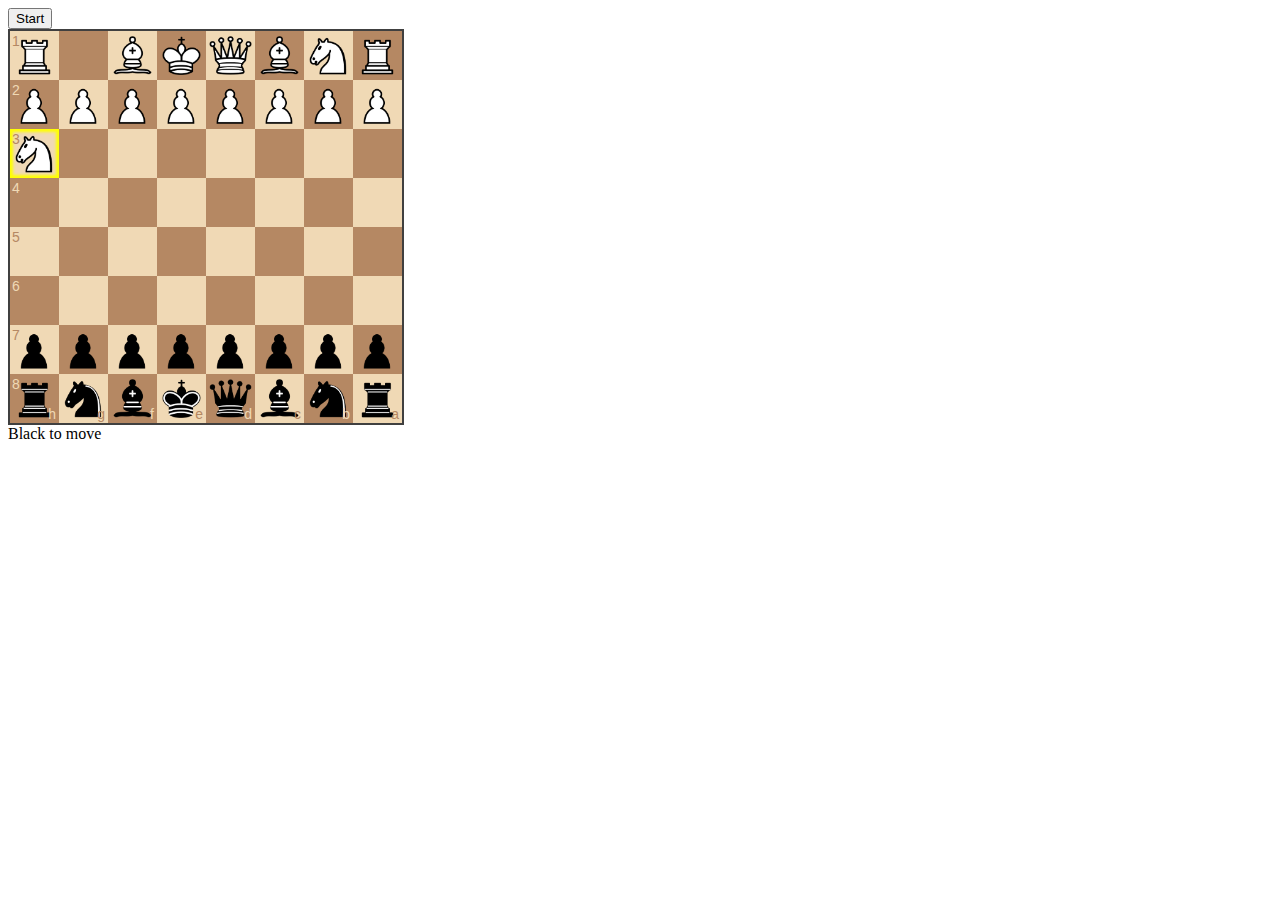
<file: index.html>
<html>
    <head>
        <script src="js/jquery-1.10.1.min.js"></script>
        <script src="js/chessboard-0.3.0.js"></script>
        <script src="js/chess.js"></script>

        <link rel="stylesheet" href="css/chessboard-0.3.0.css" />
        <link rel="stylesheet" href="css/baschess.css" />

        <style type="text/css">
            .highlight-white {
              -webkit-box-shadow: inset 0 0 3px 3px yellow;
              -moz-box-shadow: inset 0 0 3px 3px yellow;
              box-shadow: inset 0 0 3px 3px yellow;  
            }
            .highlight-black {
              -webkit-box-shadow: inset 0 0 3px 3px blue;
              -moz-box-shadow: inset 0 0 3px 3px blue;
              box-shadow: inset 0 0 3px 3px blue;  
            }
        </style>
    </head>

    <body>
        <div id="command">
            <input type="button" id="startbtn" value="Start" onclick="start()"/>
        </div>

        <div id="board" style="width: 400px"></div>

        <div id="status">
            <span id="status1"></span>
        </div>

        <script src="js/moves.js"></script>
        <script src="js/ai.js"></script>
    </body>
</html>
</file>
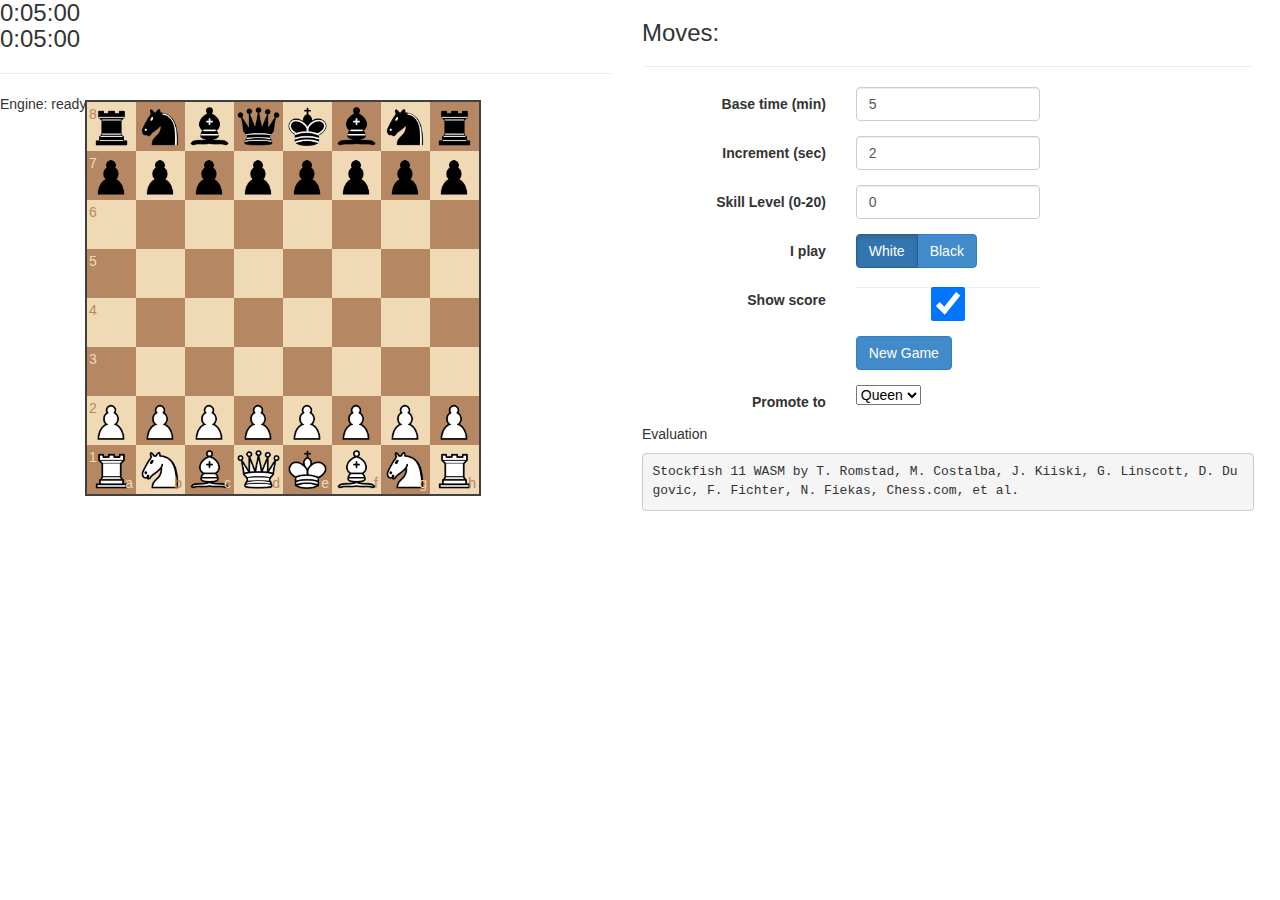
<file: game/index.html>
<!doctype html>
<html>
  <head>
    <link rel="stylesheet" href="css/bootstrap.min.css">
    <link rel="stylesheet" href="css/chessboard-1.0.0.min.css" />
    <link rel="stylesheet" href="css/baschess.css" />
    <link rel="stylesheet" href="css/chessboard-arrows.css" />
    <script src="js/jquery-1.10.1.min.js"></script>
    <script src="js/bootstrap.min.js"></script>
    <script src="js/chess.min.js"></script>
    <script src="js/chessboard-1.0.0.min.js"></script>
    <script src="js/chessboard-arrows.js"></script>
    <title>Stockfish.js</title>
  </head>
  <body>
    <div class="row">
      <div class="col-sm-7 col-md-6">
        <span class="h3" id="time1">0:05:00</span>
        <div id="board_wrapper">
          <canvas id="drawing_canvas"  width="392" height="392"></canvas>
          <div id="board" style="width: 400px"></div>
        </div>
        <span class="h3" id="time2">0:05:00</span>
        <hr>
        <div id="engineStatus">...</div>
      </div>
      <div class="col-sm-5 col-md-6">
        <h3>Moves:</h3>
        <div id="pgn"></div>
        <hr>
        <form class="form-horizontal">
          <div class="form-group">
            <label for="timeBase" class="control-label col-xs-4 col-sm-6 col-md-4">Base time (min)</label>
            <div class="col-xs-4 col-sm-6 col-md-4">
              <input type="number" class="form-control" id="timeBase" value="5">
            </div>
          </div>
          <div class="form-group">
            <label for="timeInc" class="control-label col-xs-4 col-sm-6 col-md-4">Increment (sec)</label>
            <div class="col-xs-4 col-sm-6 col-md-4">
              <input type="number" class="form-control" id="timeInc" value="2">
            </div>
          </div>
          <div class="form-group">
            <label for="skillLevel" class="control-label col-xs-4 col-sm-6 col-md-4">Skill Level (0-20)</label>
            <div class="col-xs-4 col-sm-6 col-md-4">
              <input type="number" class="form-control" id="skillLevel" value="0">
            </div>
          </div>
          <div class="form-group">
            <label for="color" class="control-label col-xs-4 col-sm-6 col-md-4">I play</label>
            <div class="col-xs-4 col-sm-6 col-md-4">
              <div class="btn-group" data-toggle="buttons">
                <label class="btn btn-primary active" id="color-white"><input type="radio" name="color">White</label>
                <label class="btn btn-primary" id="color-black"><input type="radio" name="color">Black</label>
              </div>
            </div>
          </div>
          <div class="form-group">
            <label for="showScore" class="control-label col-xs-4 col-sm-6 col-md-4">Show score</label>
            <div class="col-xs-4 col-sm-6 col-md-4">
              <input type="checkbox" class="form-control" id="showScore" checked>
            </div>
          </div>
          <div class="form-group">
            <label for="color" class="control-label col-xs-4 col-sm-6 col-md-4"></label>
            <div class="col-xs-4 col-sm-6 col-md-4">
              <button type="button" class="btn btn-primary" onclick="newGame()">New Game</button>
            </div>
          </div>
          
          <div class="form-group">
            <label for="color" class="control-label col-xs-4 col-sm-6 col-md-4">Promote to</label>
            <div class="col-xs-4 col-sm-6 col-md-4">
              <select id=promote>
                <option value=q selected>Queen</option>
                <option value=r>Rook</option>
                <option value=b>Bishop</option>
                <option value=n>Knight</option>
              </select>
            </div>
          </div>
        </form>
        <h5>Evaluation</h5>
        <pre id=evaluation></pre>
    </div>
    <script src="enginegame.js"></script>
    <script>
      var wait_for_script;
      var newGame = function (){};
      
      /// We can load Stockfish.js via Web Workers or directly via a <script> tag.
      /// Web Workers are better since they don't block the UI, but they are not always available.
      (function fix_workers()
      {
        var script_tag;
        /// Does the environment support web workers?  If not, include stockfish.js directly.
        ///NOTE: Since web workers don't work when a page is loaded from the local system, we have to fake it there too. (Take that security measures!)
        if (!Worker || (location && location.protocol === "file:")) {
          var script_tag  = document.createElement("script");
          script_tag.type ="text/javascript";
          script_tag.src  = "stockfish.asm.js";
          script_tag.onload = init;
          document.getElementsByTagName("head")[0].appendChild(script_tag);
          wait_for_script = true;
          setTimeout(function ()
          {
            console.warn("Loading this example from the file: protocol will load the slower asm.js engine.\nRun server.js and then load http://localhost:8080/ for the WASM engine.");
          }, 3000);
        }
      }());
      
      function init()
      {
        var game = engineGame();
    
        newGame = function newGame() {
            var baseTime = parseFloat($('#timeBase').val()) * 60;
            var inc = parseFloat($('#timeInc').val());
            var skill = parseInt($('#skillLevel').val());
            game.reset();
            game.setTime(baseTime, inc);
            game.setSkillLevel(skill);
            game.setPlayerColor($('#color-white').hasClass('active') ? 'white' : 'black');
            game.setDisplayScore($('#showScore').is(':checked'));
            game.start();
        }
        
        game.setSkillLevel
        
        document.getElementById("skillLevel").addEventListener("change", function ()
        {
            game.setSkillLevel(parseInt(this.value, 10));
        });
    
        newGame();
      }
      
      /// If we load Stockfish.js via a <script> tag, we need to wait until it loads.
      if (!wait_for_script) {
        document.addEventListener("DOMContentLoaded", init);
      }
    </script>
  </body>
</html>
</file>
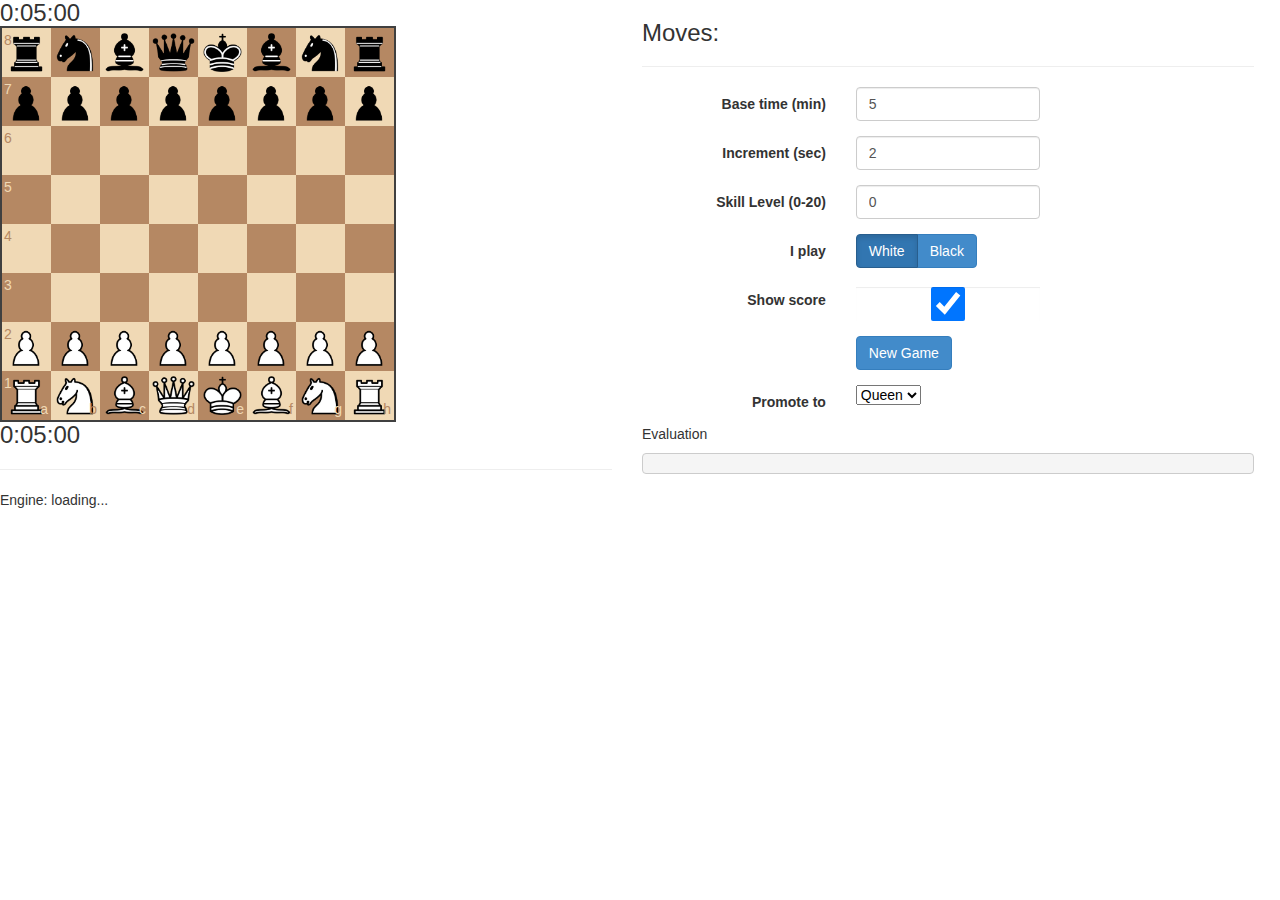
<file: stockfish/example/index.html>
<!doctype html>
<html>
  <head>
    <link rel="stylesheet" href="css/bootstrap.min.css">
    <link rel="stylesheet" href="css/chessboard-0.3.0.min.css" />
    <script src="js/jquery-1.10.1.min.js"></script>
    <script src="js/bootstrap.min.js"></script>
    <script src="js/chess.min.js"></script>
    <script src="js/chessboard-0.3.0.min.js"></script>
    <title>Stockfish.js</title>
  </head>
  <body>
    <div class="row">
      <div class="col-sm-7 col-md-6">
        <span class="h3" id="time1">0:05:00</span>
        <div id="board" style="width: 400px"></div>
        <span class="h3" id="time2">0:05:00</span>
        <hr>
        <div id="engineStatus">...</div>
      </div>
      <div class="col-sm-5 col-md-6">
        <h3>Moves:</h3>
        <div id="pgn"></div>
        <hr>
        <form class="form-horizontal">
          <div class="form-group">
            <label for="timeBase" class="control-label col-xs-4 col-sm-6 col-md-4">Base time (min)</label>
            <div class="col-xs-4 col-sm-6 col-md-4">
              <input type="number" class="form-control" id="timeBase" value="5">
            </div>
          </div>
          <div class="form-group">
            <label for="timeInc" class="control-label col-xs-4 col-sm-6 col-md-4">Increment (sec)</label>
            <div class="col-xs-4 col-sm-6 col-md-4">
              <input type="number" class="form-control" id="timeInc" value="2">
            </div>
          </div>
          <div class="form-group">
            <label for="skillLevel" class="control-label col-xs-4 col-sm-6 col-md-4">Skill Level (0-20)</label>
            <div class="col-xs-4 col-sm-6 col-md-4">
              <input type="number" class="form-control" id="skillLevel" value="0">
            </div>
          </div>
          <div class="form-group">
            <label for="color" class="control-label col-xs-4 col-sm-6 col-md-4">I play</label>
            <div class="col-xs-4 col-sm-6 col-md-4">
              <div class="btn-group" data-toggle="buttons">
                <label class="btn btn-primary active" id="color-white"><input type="radio" name="color">White</label>
                <label class="btn btn-primary" id="color-black"><input type="radio" name="color">Black</label>
              </div>
            </div>
          </div>
          <div class="form-group">
            <label for="showScore" class="control-label col-xs-4 col-sm-6 col-md-4">Show score</label>
            <div class="col-xs-4 col-sm-6 col-md-4">
              <input type="checkbox" class="form-control" id="showScore" checked>
            </div>
          </div>
          <div class="form-group">
            <label for="color" class="control-label col-xs-4 col-sm-6 col-md-4"></label>
            <div class="col-xs-4 col-sm-6 col-md-4">
              <button type="button" class="btn btn-primary" onclick="newGame()">New Game</button>
            </div>
          </div>
          
          <div class="form-group">
            <label for="color" class="control-label col-xs-4 col-sm-6 col-md-4">Promote to</label>
            <div class="col-xs-4 col-sm-6 col-md-4">
              <select id=promote>
                <option value=q selected>Queen</option>
                <option value=r>Rook</option>
                <option value=b>Bishop</option>
                <option value=n>Knight</option>
              </select>
            </div>
          </div>
        </form>
        <h5>Evaluation</h5>
        <pre id=evaluation></pre>
    </div>
    <script src="enginegame.js"></script>
    <script>
      var wait_for_script;
      var newGame = function (){};
      
      /// We can load Stockfish.js via Web Workers or directly via a <script> tag.
      /// Web Workers are better since they don't block the UI, but they are not always avaiable.
      (function fix_workers()
      {
        var script_tag;
        /// Does the environment support web workers?  If not, include stockfish.js directly.
        ///NOTE: Since web workers don't work when a page is loaded from the local system, we have to fake it there too. (Take that security measures!)
        if (!Worker || (location && location.protocol === "file:")) {
          var script_tag  = document.createElement("script");
          script_tag.type ="text/javascript";
          script_tag.src  = "stockfish.asm.js";
          script_tag.onload = init;
          document.getElementsByTagName("head")[0].appendChild(script_tag);
          wait_for_script = true;
          setTimeout(function ()
          {
            console.warn("Loading this example from the file: protocol will load the slower asm.js engine.\nRun server.js and then load http://localhost:8080/ for the WASM engine.");
          }, 3000);
        }
      }());
      
      function init()
      {
        var game = engineGame();
    
        newGame = function newGame() {
            var baseTime = parseFloat($('#timeBase').val()) * 60;
            var inc = parseFloat($('#timeInc').val());
            var skill = parseInt($('#skillLevel').val());
            game.reset();
            game.setTime(baseTime, inc);
            game.setSkillLevel(skill);
            game.setPlayerColor($('#color-white').hasClass('active') ? 'white' : 'black');
            game.setDisplayScore($('#showScore').is(':checked'));
            game.start();
        }
        
        game.setSkillLevel
        
        document.getElementById("skillLevel").addEventListener("change", function ()
        {
            game.setSkillLevel(parseInt(this.value, 10));
        });
    
        newGame();
      }
      
      /// If we load Stockfish.js via a <script> tag, we need to wait until it loads.
      if (!wait_for_script) {
        document.addEventListener("DOMContentLoaded", init);
      }
    </script>
  </body>
</html>
</file>
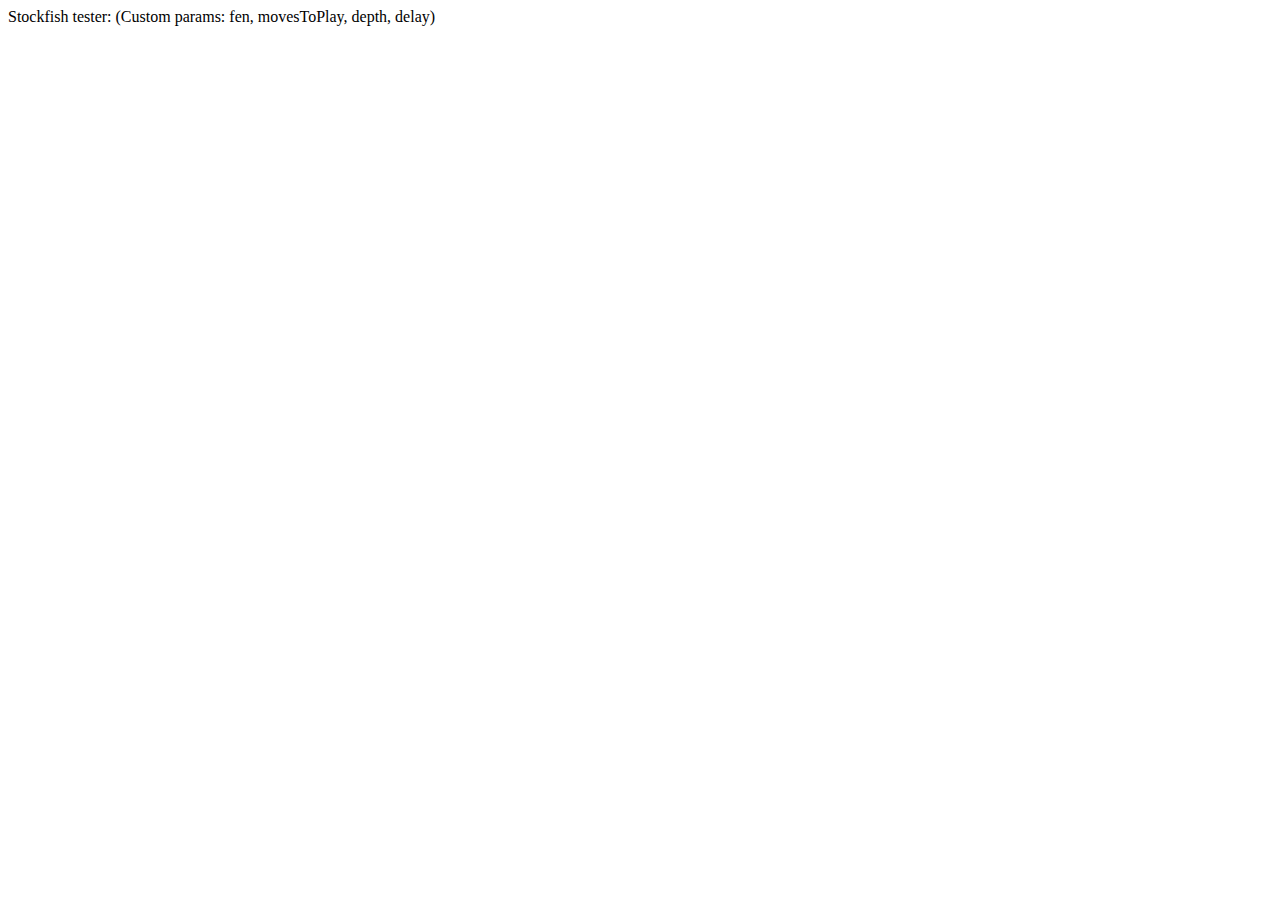
<file: stockfish/testing/index.html>
<html>
  <head>
    <title>Stockfish demo</title>
    <meta content="">
    <style></style>
  </head>
  <script src=load_engine.js></script>
  <body>Stockfish tester: (Custom params: fen, movesToPlay, depth, delay)</body>
  <script src=demo.js></script>
</html>
</file>
<file: css/chessboard-0.3.0.css>
/*!
 * chessboard.js v0.3.0
 *
 * Copyright 2013 Chris Oakman
 * Released under the MIT license
 * https://github.com/oakmac/chessboardjs/blob/master/LICENSE
 *
 * Date: 10 Aug 2013
 */

/* clearfix */
.clearfix-7da63 {
  clear: both;
}

/* board */
.board-b72b1 {
  border: 2px solid #404040;
  -moz-box-sizing: content-box;
  box-sizing: content-box;
}

/* square */
.square-55d63 {
  float: left;
  position: relative;

  /* disable any native browser highlighting */
  -webkit-touch-callout: none;
    -webkit-user-select: none;
     -khtml-user-select: none;
       -moz-user-select: none;
        -ms-user-select: none;
            user-select: none;
}

/* white square */
.white-1e1d7 {
  background-color: #f0d9b5;
  color: #b58863;
}

/* black square */
.black-3c85d {
  background-color: #b58863;
  color: #f0d9b5;
}

/* highlighted square */
.highlight1-32417, .highlight2-9c5d2 {
  -webkit-box-shadow: inset 0 0 3px 3px yellow;
  -moz-box-shadow: inset 0 0 3px 3px yellow;
  box-shadow: inset 0 0 3px 3px yellow;
}

/* notation */
.notation-322f9 {
  cursor: default;
  font-family: "Helvetica Neue", Helvetica, Arial, sans-serif;
  font-size: 14px;
  position: absolute;
}
.alpha-d2270 {
  bottom: 1px;
  right: 3px;
}
.numeric-fc462 {
  top: 2px;
  left: 2px;
}
</file>
<file: css/baschess.css>
.highlight-white {
  -webkit-box-shadow: inset 0 0 3px 3px yellow;
  -moz-box-shadow: inset 0 0 3px 3px yellow;
  box-shadow: inset 0 0 3px 3px yellow;  
}
.highlight-black {
  -webkit-box-shadow: inset 0 0 3px 3px blue;
  -moz-box-shadow: inset 0 0 3px 3px blue;
  box-shadow: inset 0 0 3px 3px blue;  
}
.highlight-possible-move {
  -webkit-box-shadow: inset 0 0 3px 3px green;
  -moz-box-shadow: inset 0 0 3px 3px green;
  box-shadow: inset 0 0 3px 3px green;  
}
</file>
<file: game/css/baschess.css>
.highlight-white {
  -webkit-box-shadow: inset 0 0 3px 3px yellow;
  -moz-box-shadow: inset 0 0 3px 3px yellow;
  box-shadow: inset 0 0 3px 3px yellow;  
}
.highlight-black {
  -webkit-box-shadow: inset 0 0 3px 3px blue;
  -moz-box-shadow: inset 0 0 3px 3px blue;
  box-shadow: inset 0 0 3px 3px blue;  
}
.highlight-possible-move {
  -webkit-box-shadow: inset 0 0 3px 3px green;
  -moz-box-shadow: inset 0 0 3px 3px green;
  box-shadow: inset 0 0 3px 3px green;  
}
.highlight-best-move {
  -webkit-box-shadow: inset 0 0 3px 3px red;
  -moz-box-shadow: inset 0 0 3px 3px red;
  box-shadow: inset 0 0 3px 3px red;
}
</file>
<file: game/css/chessboard-arrows.css>
/*#board_wrapper{*/
/*    position: relative;*/
/*}*/

#primary_canvas, #drawing_canvas, #board{
    position: absolute;
    top: 100px;
    left: 100px;
}

/*!*#board {*!*/
/*!*    z-index: -1;*!*/
/*!*}*!*/

/*#primary_canvas, #drawing_canvas {*/
/*    opacity: 0.8;*/
/*    padding: 2px;*/
/*}*/
</file>
<file: game/css/chessboard-1.0.0.min.css>
/*! chessboard.js v1.0.0 | (c) 2019 Chris Oakman | MIT License chessboardjs.com/license */
.clearfix-7da63{clear:both}.board-b72b1{border:2px solid #404040;box-sizing:content-box}.square-55d63{float:left;position:relative;-webkit-touch-callout:none;-webkit-user-select:none;-khtml-user-select:none;-moz-user-select:none;-ms-user-select:none;user-select:none}.white-1e1d7{background-color:#f0d9b5;color:#b58863}.black-3c85d{background-color:#b58863;color:#f0d9b5}.highlight1-32417,.highlight2-9c5d2{box-shadow:inset 0 0 3px 3px #ff0}.notation-322f9{cursor:default;font-family:"Helvetica Neue",Helvetica,Arial,sans-serif;font-size:14px;position:absolute}.alpha-d2270{bottom:1px;right:3px}.numeric-fc462{top:2px;left:2px}
</file>
<file: stockfish/example/css/chessboard-0.3.0.min.css>
/*! chessboard.js v0.3.0 | (c) 2013 Chris Oakman | MIT License chessboardjs.com/license */
.clearfix-7da63{clear:both}.board-b72b1{border:2px solid #404040;-moz-box-sizing:content-box;box-sizing:content-box}.square-55d63{float:left;position:relative;-webkit-touch-callout:none;-webkit-user-select:none;-khtml-user-select:none;-moz-user-select:none;-ms-user-select:none;user-select:none}.white-1e1d7{background-color:#f0d9b5;color:#b58863}.black-3c85d{background-color:#b58863;color:#f0d9b5}.highlight1-32417,.highlight2-9c5d2{-webkit-box-shadow:inset 0 0 3px 3px yellow;-moz-box-shadow:inset 0 0 3px 3px yellow;box-shadow:inset 0 0 3px 3px yellow}.notation-322f9{cursor:default;font-family:"Helvetica Neue",Helvetica,Arial,sans-serif;font-size:14px;position:absolute}.alpha-d2270{bottom:1px;right:3px}.numeric-fc462{top:2px;left:2px}
</file>
